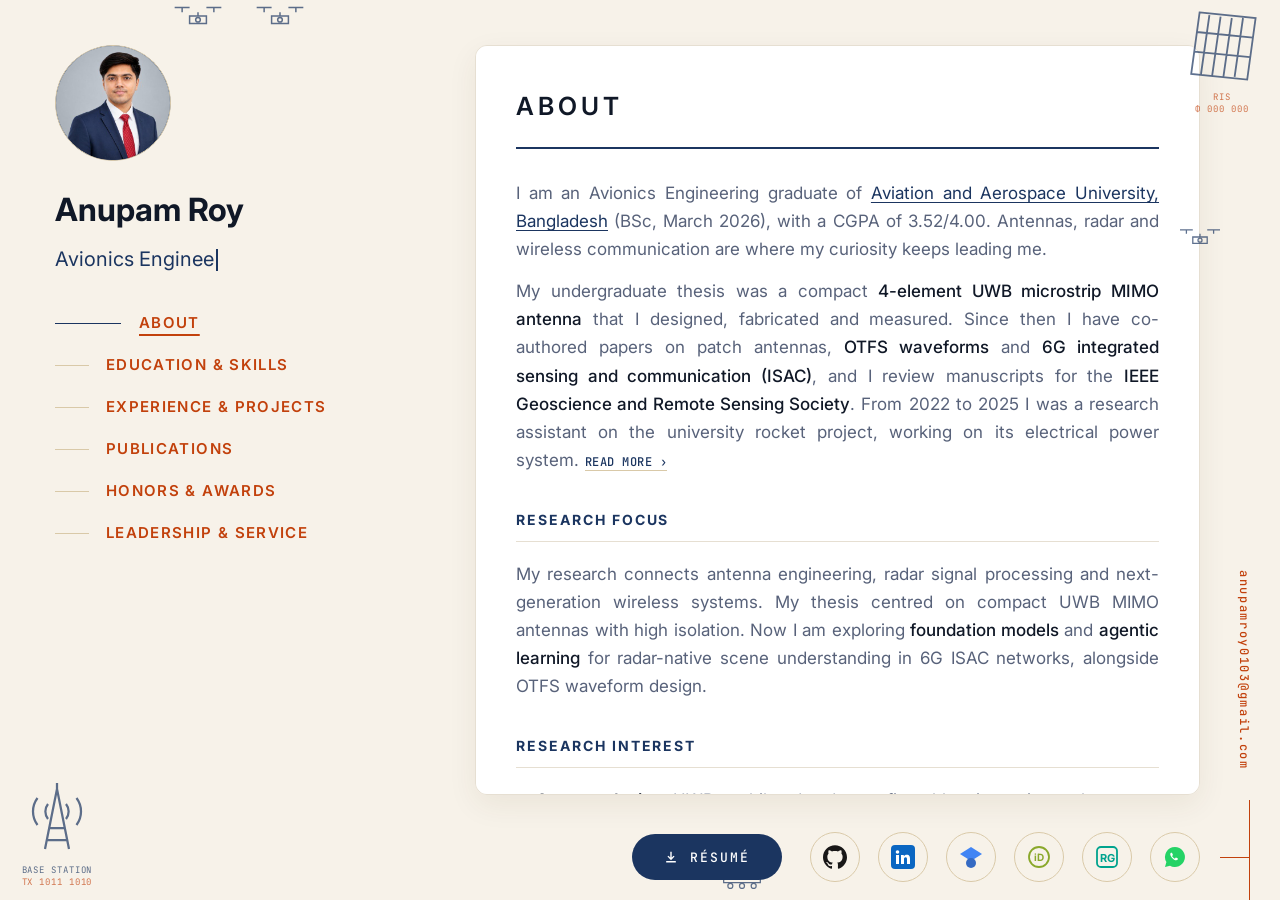
<file: index (1).html>
<!DOCTYPE html>
<html lang="en">
<head>
<meta charset="utf-8">
<meta name="viewport" content="width=device-width, initial-scale=1, viewport-fit=cover">
<title>Anupam Roy – Avionics Engineer & Researcher</title>
<meta name="description" content="Avionics Engineering graduate working on antennas, radar signal processing and 6G ISAC.">
<meta name="color-scheme" content="only light">
<meta name="theme-color" content="#f7f2e9">
<link rel="preconnect" href="https://fonts.googleapis.com">
<link rel="preconnect" href="https://fonts.gstatic.com" crossorigin>
<link href="https://fonts.googleapis.com/css2?family=Inter:wght@400;500;600;700&family=JetBrains+Mono:wght@400;500&display=swap" rel="stylesheet">
<style>
:root{
  --bg:#f7f2e9;--card:#ffffff;--ink:#101827;--muted:#58627a;--navy:#1b3560;--nav:#c2410c;--teal:#2a5a54;--line:#e6dfd2;--tan:#d9c9a8;--btn:#1b3560;--btn-ink:#fff;
  --sans:"Inter",system-ui,-apple-system,"Segoe UI",Arial,sans-serif;
  --mono:"JetBrains Mono",ui-monospace,Menlo,Consolas,monospace;
  box-sizing:border-box;padding-top:env(safe-area-inset-top,0px);padding-bottom:env(safe-area-inset-bottom,0px)
}
:root{color-scheme:only light}
html{background:#f7f2e9}
*,*::before,*::after{box-sizing:inherit}
html{scroll-padding-top:calc(env(safe-area-inset-top,0px) + 12px)}
body{margin:0;background:var(--bg);color:var(--ink);font:17px/1.65 var(--sans);min-height:100vh;overflow-x:hidden}
a{color:var(--navy);text-underline-offset:3px}
a:focus-visible,button:focus-visible{outline:2px solid var(--nav);outline-offset:3px}
.shell{max-width:1760px;margin:0 auto;padding:45px 80px 0 55px;display:grid;grid-template-columns:380px 1fr;gap:40px}
.side{position:sticky;top:45px;align-self:start}
.photo{position:relative;width:116px;height:116px;border-radius:50%;overflow:hidden;border:1px solid var(--tan);background:var(--navy);color:var(--btn-ink);display:grid;place-items:center;font-size:38px;font-weight:600;margin-bottom:30px}
.photo img{position:absolute;inset:0;width:100%;height:100%;object-fit:cover}
.name{font-size:32px;line-height:1.2;font-weight:700;margin:0 0 14px;color:var(--ink)}
.role{font-size:20px;color:var(--navy);min-height:32px;margin:0 0 34px}
.role i{display:inline-block;width:2px;height:1.1em;background:var(--navy);vertical-align:text-bottom;margin-left:2px;animation:bl 1s steps(1) infinite}
@keyframes bl{50%{opacity:0}}
.menu{display:flex;flex-direction:column;gap:16px}
.menu a{display:flex;align-items:center;gap:17px;text-decoration:none;color:var(--nav);font-weight:600;letter-spacing:.09em;text-transform:uppercase;font-size:15px;line-height:26px}
.menu a::before{content:"";width:34px;height:1px;background:var(--tan);flex:none;transition:width .25s}
.menu a.on{text-decoration:underline;text-decoration-thickness:2px;text-underline-offset:6px;gap:18px}
.menu a.on::before{width:66px;background:var(--navy)}
.card{background:var(--card);border:1px solid var(--line);border-radius:12px;box-shadow:0 10px 30px rgba(70,50,20,.07);padding:40px 40px 30px;height:calc(100vh - 150px);min-height:420px;overflow:auto;scrollbar-width:thin;scrollbar-color:var(--tan) transparent}
.js .pg{display:none}.js .pg.on{display:block}
h1{font-size:25px;letter-spacing:.16em;text-transform:uppercase;margin:0 0 30px;padding-bottom:20px;border-bottom:2px solid var(--navy);color:var(--ink);font-weight:600}
h2{font-size:14px;letter-spacing:.14em;text-transform:uppercase;margin:34px 0 18px;padding-bottom:10px;border-bottom:1px solid var(--line);color:var(--navy);font-weight:700}
#p-education h2{color:var(--teal)}
p{margin:0 0 14px;color:var(--muted);max-width:72ch}
#p-about p{max-width:none;text-align:justify}
b{color:var(--ink);font-weight:500}
ul{padding-left:20px;margin:0 0 14px;color:var(--muted)}li{margin-bottom:8px}li::marker{color:var(--navy)}
#p-about li{text-align:left}#p-about li b{font-weight:600}
.more{font:500 12px var(--mono);letter-spacing:.04em;text-transform:uppercase;color:var(--navy);background:none;border:0;border-bottom:1px solid var(--tan);padding:0;margin-left:6px;cursor:pointer}
#extra{display:none}#extra.on{display:block}
.row{display:grid;grid-template-columns:180px 1fr;gap:28px;padding:20px 0;border-bottom:1px solid var(--line)}
.row:last-child{border-bottom:0}
.when{font-family:var(--mono);font-size:13px;color:var(--teal);font-weight:500;text-transform:uppercase;padding-top:4px}
.row h3{font-size:19px;margin:0 0 4px;font-weight:500;color:var(--ink)}
.row .sub{color:var(--navy);margin:0 0 6px}
.row .mono{font-family:var(--mono);font-size:13px;color:var(--muted);margin:0 0 8px}
.row p:last-child,.row ul:last-child{margin-bottom:0}
.sk{display:grid;grid-template-columns:230px 1fr;gap:28px;padding:16px 0;border-bottom:1px solid var(--line)}
.sk:last-child{border-bottom:0}
.sk dt{font-weight:600;color:var(--ink)}
.sk dd{margin:0;text-align:right;color:var(--muted)}
.sk dd b{font-weight:600}
.pub{padding:16px 0;border-bottom:1px solid var(--line)}
.pub:last-child{border-bottom:0}
.pub h3{font-size:17px;line-height:1.4;margin:0 0 6px;font-weight:500;color:var(--ink)}
.pub p{margin:0;font-size:14px}
.tag{display:inline-block;font-family:var(--mono);font-size:12px;padding:1px 9px;border:1px solid var(--line);border-radius:999px;margin-right:6px;color:var(--teal)}
.dock{position:fixed;right:80px;bottom:0;padding:18px 0;display:flex;align-items:center;gap:18px}
.dock .cv{display:inline-flex;align-items:center;gap:12px;font:500 13px var(--mono);letter-spacing:.16em;text-transform:uppercase;text-decoration:none;padding:0 32px;height:46px;border-radius:999px;background:var(--btn);color:var(--btn-ink);margin-right:10px}
.dock .ic{width:50px;height:50px;border-radius:50%;border:1px solid var(--tan);background:var(--bg);display:grid;place-items:center;text-decoration:none}
.dock .ic svg{width:24px;height:24px}
.rail{position:fixed;right:30px;bottom:0;height:100px;border-left:1px solid var(--nav);pointer-events:none}
.rail::before{content:"";position:absolute;top:calc(100% - 43px);right:0;width:30px;border-top:1px solid var(--nav)}
.deco{position:fixed;color:var(--navy);opacity:.7;pointer-events:none;font:9px var(--mono);text-align:center;letter-spacing:.1em}
.deco small{display:block;color:var(--nav);font-size:9px}
.vmail{position:fixed;right:28px;bottom:130px;writing-mode:vertical-rl;font:500 12px var(--mono);letter-spacing:.14em;color:var(--nav)}
@media (max-width:1100px){.deco,.vmail,.rail{display:none}}
@media (max-width:1000px){
  .shell{grid-template-columns:1fr;gap:26px;padding:24px 16px 120px}
  .side{position:static}
  .menu{flex-direction:row;flex-wrap:wrap;gap:8px 20px}.menu a::before{display:none}.menu a{font-size:13px}
  .card{height:auto;overflow:visible;padding:28px 22px}
  .row,.sk{grid-template-columns:1fr;gap:4px}.sk dd{text-align:left}
  h1{font-size:22px}
  .dock{left:0;right:0;justify-content:center;flex-wrap:wrap;gap:8px;padding:12px 12px calc(12px + env(safe-area-inset-bottom,0px));background:linear-gradient(transparent,var(--bg) 35%)}
  .dock .cv{margin-right:6px}
}
@media (prefers-reduced-motion:reduce){.role i{animation:none}}
</style>
</head>
<body>
<svg class="deco" style="left:170px;top:2px;width:56px" viewBox="0 0 60 30" fill="none" stroke="currentColor" stroke-width="1.6" aria-hidden="true"><path d="M5 6h16M39 6h16M13 6v5M47 6v5M21 15h18v8H21zM30 15v-4"/><circle cx="30" cy="19" r="2.5"/></svg>
<svg class="deco" style="left:252px;top:2px;width:56px" viewBox="0 0 60 30" fill="none" stroke="currentColor" stroke-width="1.6" aria-hidden="true"><path d="M5 6h16M39 6h16M13 6v5M47 6v5M21 15h18v8H21zM30 15v-4"/><circle cx="30" cy="19" r="2.5"/></svg>
<svg class="deco" style="right:56px;top:225px;width:48px" viewBox="0 0 60 30" fill="none" stroke="currentColor" stroke-width="1.6" aria-hidden="true"><path d="M5 6h16M39 6h16M13 6v5M47 6v5M21 15h18v8H21zM30 15v-4"/><circle cx="30" cy="19" r="2.5"/></svg>
<div class="deco" style="right:16px;top:4px;width:84px" aria-hidden="true"><svg viewBox="0 0 60 60" fill="none" stroke="currentColor" stroke-width="1.3"><path d="M14 6l40 4-6 44-40-4zM21 8l-6 42M29 9l-6 42M37 10l-6 42M45 10l-6 42M12 20l40 4M10 34l40 4"/></svg><small>RIS</small><small id="phi">Φ 000 000</small></div>
<div class="deco" style="left:12px;bottom:12px;width:90px" aria-hidden="true"><svg viewBox="0 0 60 60" fill="none" stroke="currentColor" stroke-width="1.5"><path d="M30 8v4M22 52l8-40 8 40M25 38h10M23 46h14M24 22a8 8 0 0 0 0 10M36 22a8 8 0 0 1 0 10M17 18a15 15 0 0 0 0 18M43 18a15 15 0 0 1 0 18"/></svg>BASE STATION<small id="tx">TX 1011 1010</small></div>
<div class="deco" style="left:56%;bottom:8px;width:50px" aria-hidden="true"><svg viewBox="0 0 60 40" fill="none" stroke="currentColor" stroke-width="1.5"><path d="M14 8h22v10H14zM25 18v6M8 24h44v8H8z"/><circle cx="16" cy="36" r="3"/><circle cx="30" cy="36" r="3"/><circle cx="44" cy="36" r="3"/></svg></div>
<div class="vmail" aria-hidden="true">anupamroy0103@gmail.com</div>
<div class="rail" aria-hidden="true"></div>

<div class="shell">
<aside class="side">
  <div class="photo">AR<img src="[data-uri]" alt="Anupam Roy" style="object-position:50% 25%"></div>
  <div class="name">Anupam Roy</div>
  <p class="role"><span id="typed"></span><i></i></p>
  <nav class="menu" aria-label="Sections">
    <a href="#about" class="on">About</a>
    <a href="#education">Education &amp; Skills</a>
    <a href="#experience">Experience &amp; Projects</a>
    <a href="#publications">Publications</a>
    <a href="#awards">Honors &amp; Awards</a>
    <a href="#leadership">Leadership &amp; Service</a>
  </nav>
</aside>

<main class="card" id="card">

<section class="pg on" id="p-about">
  <h1>About</h1>
  <p>I am an Avionics Engineering graduate of <a href="https://aaub.edu.bd">Aviation and Aerospace University, Bangladesh</a> (BSc, March 2026), with a CGPA of 3.52/4.00. Antennas, radar and wireless communication are where my curiosity keeps leading me.</p>
  <p>My undergraduate thesis was a compact <b>4-element UWB microstrip MIMO antenna</b> that I designed, fabricated and measured. Since then I have co-authored papers on patch antennas, <b>OTFS waveforms</b> and <b>6G integrated sensing and communication (ISAC)</b>, and I review manuscripts for the <b>IEEE Geoscience and Remote Sensing Society</b>. From 2022 to 2025 I was a research assistant on the university rocket project, working on its electrical power system.<button class="more" id="more" type="button" aria-expanded="false">Read more ›</button></p>
  <div id="extra">
    <p>Outside research I tutored SSC and HSC students in mathematics and science from 2019 to 2025, and I served as Outreach Secretary of the AAUB Drone Club. I have also trained with the Bangladesh Air Force on aircraft maintenance and visited the radar unit of the Civil Aviation Authority of Bangladesh.</p>
  </div>
  <h2>Research focus</h2>
  <p>My research connects antenna engineering, radar signal processing and next-generation wireless systems. My thesis centred on compact UWB MIMO antennas with high isolation. Now I am exploring <b>foundation models</b> and <b>agentic learning</b> for radar-native scene understanding in 6G ISAC networks, alongside OTFS waveform design.</p>
  <h2>Research interest</h2>
  <ul>
    <li><b>Antenna design:</b> UWB, multiband and reconfigurable microstrip patch antennas, MIMO isolation, defected ground structures.</li>
    <li><b>Radar signal processing:</b> Pulse-radar simulation and parameter analysis in MATLAB/Simulink.</li>
    <li><b>6G ISAC:</b> Foundation models and agentic learning for radar-native scene understanding.</li>
    <li><b>Wireless waveforms:</b> OTFS design and implementation, adaptive filtering.</li>
  </ul>
</section>

<section class="pg" id="p-education">
  <h1>Education &amp; Skills</h1>
  <div class="row">
    <div class="when">Graduated<br>March 2026</div>
    <div><h3>BSc in Avionics Engineering</h3>
    <p class="sub">Aviation and Aerospace University, Bangladesh (AAUB)</p>
    <p class="mono">CGPA 3.52 / 4.00</p>
    <p>Thesis: UWB microstrip patch antenna and MIMO. <a href="#">Certificate of Medium of Instruction (English)</a></p></div>
  </div>
  <h2>Skills</h2>
  <dl style="margin:0">
    <div class="sk"><dt>Programming</dt><dd><b>Python</b> (Intermediate), <b>C</b>, <b>C++</b> (Intermediate)</dd></div>
    <div class="sk"><dt>RF, Simulation &amp; Modeling</dt><dd><b>CST Studio Suite</b> (Intermediate), <b>MATLAB</b> and <b>Simulink</b> (Intermediate), <b>PSpice</b> (Proficient)</dd></div>
    <div class="sk"><dt>Embedded Systems &amp; IoT</dt><dd><b>Arduino IDE</b>, <b>Raspberry Pi</b> (Intermediate)</dd></div>
    <div class="sk"><dt>Technical Tools</dt><dd><b>LaTeX</b>, Microsoft Office, Google Workspace, Canva (all Proficient)</dd></div>
    <div class="sk"><dt>Languages</dt><dd>Bangla (Native), English (Proficient), Hindi (Conversational)</dd></div>
  </dl>
</section>

<section class="pg" id="p-experience">
  <h1>Experience &amp; Projects</h1>
  <h2>Research</h2>
  <div class="row">
    <div class="when">Jan 2025 – Dec 2025</div>
    <div><h3>Undergraduate Thesis: UWB Microstrip Patch Antenna and MIMO</h3>
    <ul>
      <li><b>Method:</b> Designed and fabricated a compact 4-element UWB MIMO antenna covering 3.1–10.25 GHz, using spike-shaped radiators and defected ground structures to improve isolation and reduce mutual coupling.</li>
      <li><b>Results:</b> 24 dB isolation, ECC of 4.5 × 10⁻³, maximum gain of 1.85 dBi and 68% radiation efficiency. Measured minimum S11 was −55.73 dB.</li>
    </ul><p><a href="#">Thesis book</a></p></div>
  </div>
  <div class="row">
    <div class="when">Jan 2022 – Dec 2025</div>
    <div><h3>Research Assistant, Rocket Project</h3><p class="sub">Aviation and Aerospace University, Bangladesh</p>
    <p>Worked on the design and testing of the Electrical Power System (EPS) for rocket systems: power management, system analysis, software integration and prototype testing.</p></div>
  </div>
  <h2>Projects</h2>
  <div class="row">
    <div class="when">May – Jun 2026</div>
    <div><h3>Monostatic Pulse Radar in MATLAB/Simulink</h3>
    <p>Simulation and parameter analysis of a monostatic pulse radar. <a href="#">Details with code</a></p></div>
  </div>
  <div class="row">
    <div class="when">Jul – Dec 2024</div>
    <div><h3>Real-Time Sensor Monitoring with IoT and Blynk</h3>
    <p>Built an environmental monitoring system on a Raspberry Pi with an SHT20 temperature and humidity sensor, monitored remotely through the Blynk server.</p></div>
  </div>
  <h2>Professional experience</h2>
  <div class="row">
    <div class="when">Nov 25, 2025</div>
    <div><h3>Radar Unit Visit</h3><p class="sub">Civil Aviation Authority of Bangladesh (CAAB)</p>
    <p>Gained practical exposure to radar surveillance systems and ATC operational monitoring that support flight safety and regulatory compliance.</p></div>
  </div>
  <div class="row">
    <div class="when">Jun – Jul 2024</div>
    <div><h3>Industrial Trainee</h3><p class="sub">Bangladesh Air Force, MROU 208 &amp; MROU 216</p>
    <p>Hands-on exposure to aircraft maintenance, inspection and repair. Assisted with avionics troubleshooting and component servicing, and learned maintenance documentation and safety procedures.</p></div>
  </div>
  <div class="row">
    <div class="when">2019 – 2025</div>
    <div><h3>Teaching Assistant</h3>
    <p>Tutored SSC and HSC students in mathematics and science, including algebra, calculus and physics. <a href="#">Certificate</a></p></div>
  </div>
</section>

<section class="pg" id="p-publications">
  <h1>Publications</h1>
  <div class="pub"><h3>Closed-Loop Sensor-Informed Agentic Foundation Learning for Adaptive Radar-Native Scene Understanding in High-Mobility 6G ISAC Networks</h3><p><span class="tag">Under review</span>ICECE 2026 · First author · <a href="#">Paper</a></p></div>
  <div class="pub"><h3>Radar-Native Foundation Model for Semantic Understanding of Synthetic Aperture Radar Imagery in 6G ISAC</h3><p><span class="tag">Under review</span>ICECE 2026 · First author · <a href="#">Paper</a></p></div>
  <div class="pub"><h3>Reconfigurable Dual-Ring Patch Antenna with Varactor-Diode Based Frequency Tuning</h3><p><span class="tag">Presented</span>IEEE EICT (7th) · First author and presenter · <a href="#">Paper</a></p></div>
  <div class="pub"><h3>Adaptive Filtering Techniques for Signal Enhancement in Modern Communication Systems</h3><p><span class="tag">Accepted</span>11th IEEE Asia-Pacific Conference on Computer Science and Data Engineering 2026 · Co-author · <a href="#">Paper</a></p></div>
  <div class="pub"><h3>Design and Implementation of OTFS-Based Waveforms for Next Generation Wireless Communication Using MATLAB</h3><p><span class="tag">Accepted</span>IEEE OMLET 2026 · First author · <a href="#">GitHub</a> · <a href="#">Paper</a></p></div>
  <div class="pub"><h3>Optimized Multiband Microstrip Patch Antenna with Circular DGS for Enhanced 6 GHz Performance</h3><p><span class="tag">Presented</span>IEEE ICCCNT 2025 (16th) · Co-author and presenter · Publication in process · <a href="#">Paper</a></p></div>
</section>

<section class="pg" id="p-awards">
  <h1>Honors &amp; Awards</h1>
  <div class="row"><div class="when">2025</div><div><h3>AAUB Special Scholarship</h3><p>Awarded for a GPA of 3.85 in the 7th semester.</p></div></div>
  <div class="row"><div class="when">2023</div><div><h3>AAUB Merit Scholarship</h3><p>Awarded for a GPA of 3.64 in the 2nd semester.</p></div></div>
  <div class="row"><div class="when">2022</div><div><h3>Admission Test Merit Position: 42nd</h3><p>AAUB. Received a BDT 10,000 merit scholarship.</p></div></div>
  <div class="row"><div class="when">2022</div><div><h3>Rocketry Innovation Challenge</h3><p>Top 10 entries for a research idea in the national competition organized by a2i (Aspire to Innovate), ICT Division of Bangladesh.</p></div></div>
  <p><a href="#">Certificates</a></p>
</section>

<section class="pg" id="p-leadership">
  <h1>Leadership &amp; Service</h1>
  <div class="row"><div class="when">2026 – present</div><div><h3>Manuscript Reviewer</h3><p class="sub">IEEE Geoscience and Remote Sensing Society (GRSS)</p><p><a href="#">Certificate</a></p></div></div>
  <div class="row"><div class="when">2022 – 2025</div><div><h3>Outreach Secretary, AAUB Drone Club</h3><p>Led campus-wide outreach and supported event planning, budgeting, sponsorship coordination and team management. <a href="#">Certificate</a></p></div></div>
  <h2>Contact</h2>
  <p>Email: <a href="mailto:anupamroy0103@gmail.com">anupamroy0103@gmail.com</a><br>Khulna, Bangladesh</p>
</section>

</main>
</div>

<div class="dock">
  <a class="cv" href="#" id="cv"><svg width="14" height="14" viewBox="0 0 16 16" fill="none" stroke="currentColor" stroke-width="1.6" aria-hidden="true"><path d="M8 2v8M4.5 7 8 10.5 11.5 7M2.5 13.5h11"/></svg>Résumé</a>
  <a class="ic" href="#" aria-label="GitHub" title="GitHub" ><svg viewBox="0 0 24 24" aria-hidden="true"><path fill="#181717" d="M12 .297c-6.63 0-12 5.373-12 12 0 5.303 3.438 9.8 8.205 11.385.6.113.82-.258.82-.577 0-.285-.01-1.04-.015-2.04-3.338.724-4.042-1.61-4.042-1.61C4.422 18.07 3.633 17.7 3.633 17.7c-1.087-.744.084-.729.084-.729 1.205.084 1.838 1.236 1.838 1.236 1.07 1.835 2.809 1.305 3.495.998.108-.776.417-1.305.76-1.605-2.665-.3-5.466-1.332-5.466-5.93 0-1.31.465-2.38 1.235-3.22-.135-.303-.54-1.523.105-3.176 0 0 1.005-.322 3.3 1.23.96-.267 1.98-.399 3-.405 1.02.006 2.04.138 3 .405 2.28-1.552 3.285-1.23 3.285-1.23.645 1.653.24 2.873.12 3.176.765.84 1.23 1.91 1.23 3.22 0 4.61-2.805 5.625-5.475 5.92.42.36.81 1.096.81 2.22 0 1.606-.015 2.896-.015 3.286 0 .315.21.69.825.57C20.565 22.092 24 17.592 24 12.297c0-6.627-5.373-12-12-12"/></svg></a>
  <a class="ic" href="https://www.linkedin.com/in/anupam-roy-6b63493a9" target="_blank" rel="noopener" aria-label="LinkedIn" title="LinkedIn" ><svg viewBox="0 0 24 24" aria-hidden="true"><rect width="24" height="24" rx="4" fill="#0a66c2"/><circle cx="6.5" cy="7" r="1.8" fill="#fff"/><path fill="#fff" d="M5 10h3v9H5zM10 10h2.8v1.3c.5-.9 1.6-1.5 3-1.5 2.7 0 3.2 1.8 3.2 4V19h-3v-4.6c0-1.1 0-2.2-1.4-2.2s-1.6 1-1.6 2.1V19h-3z"/></svg></a>
  <a class="ic" href="#" aria-label="Google Scholar" title="Google Scholar" ><svg viewBox="0 0 24 24" aria-hidden="true"><path fill="#4285f4" d="M12 2 1 9l11 7 11-7z"/><circle cx="12" cy="18" r="5" fill="#356ac3"/></svg></a>
  <a class="ic" href="#" aria-label="ORCID" title="ORCID" ><svg viewBox="0 0 24 24" aria-hidden="true"><circle cx="12" cy="12" r="10" fill="none" stroke="#8aa82b" stroke-width="1.8"/><text x="12" y="16" text-anchor="middle" font-family="Inter,Arial,sans-serif" font-weight="700" font-size="10" fill="#8aa82b">iD</text></svg></a>
  <a class="ic" href="https://www.researchgate.net/profile/Anupam-Roy-22" target="_blank" rel="noopener" aria-label="ResearchGate" title="ResearchGate" ><svg viewBox="0 0 24 24" aria-hidden="true"><rect x="2" y="2" width="20" height="20" rx="4" fill="none" stroke="#00a38e" stroke-width="1.8"/><text x="12" y="16.5" text-anchor="middle" font-family="Inter,Arial,sans-serif" font-weight="700" font-size="11" fill="#00a38e">RG</text></svg></a>
  <a class="ic" href="https://wa.me/8801767114991" target="_blank" rel="noopener" aria-label="WhatsApp" title="WhatsApp"><svg viewBox="0 0 24 24" aria-hidden="true"><path fill="#25d366" d="M12 2a10 10 0 0 0-8.6 15.1L2 22l5-1.3A10 10 0 1 0 12 2z"/><path fill="#fff" d="M8.5 7.5c-.3 0-.7.2-1 .7-.5.9-.3 2.3 1.2 4.2 1.6 2 3.4 2.8 4.6 2.8.8 0 1.5-.5 1.7-1.2.1-.3 0-.5-.2-.6l-1.7-.8c-.2-.1-.4 0-.5.1l-.6.7c-.1.1-.3.1-.4.1-.8-.4-1.9-1.3-2.4-2.3 0-.1 0-.3.1-.4l.5-.6c.1-.1.1-.3.1-.4l-.7-1.6c-.1-.2-.3-.3-.5-.3z"/></svg></a>
</div>

<script>
(function(){
  var d=document.documentElement;d.classList.add("js");
  var pages=["about","education","experience","publications","awards","leadership"];
  var links=[].slice.call(document.querySelectorAll(".menu a"));
  function go(h){
    if(pages.indexOf(h)<0)h="about";
    pages.forEach(function(p){document.getElementById("p-"+p).classList.toggle("on",p===h)});
    links.forEach(function(a){a.classList.toggle("on",a.getAttribute("href")==="#"+h)});
    document.getElementById("card").scrollTop=0;
    window.scrollTo(0,0);
  }
  function show(){go((location.hash||"#about").slice(1))}
  links.forEach(function(a){
    a.addEventListener("click",function(e){
      e.preventDefault();
      var h=a.getAttribute("href").slice(1);go(h);
      try{history.replaceState(null,"","#"+h)}catch(x){}
    });
  });
  addEventListener("hashchange",show);show();
  document.addEventListener("click",function(e){var a=e.target.closest&&e.target.closest('a[href="#"]');if(a)e.preventDefault()});
  var more=document.getElementById("more"),ex=document.getElementById("extra");
  more.addEventListener("click",function(){
    var on=ex.classList.toggle("on");
    more.textContent=on?"Read less ‹":"Read more ›";more.setAttribute("aria-expanded",on);
  });
  var roles=["Avionics Engineer","Antenna & RF Researcher","Radar & ISAC Researcher"],el=document.getElementById("typed");
  if(matchMedia("(prefers-reduced-motion:reduce)").matches){el.textContent=roles[0];return}
  var r=0,i=0,del=false;
  (function tick(){
    var w=roles[r];i+=del?-1:1;el.textContent=w.slice(0,i);
    var t=del?35:70;
    if(!del&&i===w.length){del=true;t=1600}else if(del&&i===0){del=false;r=(r+1)%roles.length;t=300}
    setTimeout(tick,t);
  })();
  var ph=[0,90,180,270],pi=0,phi=document.getElementById("phi"),tx=document.getElementById("tx");
  function p3(n){return("00"+n).slice(-3)}
  function b4(){var s="";for(var k=0;k<4;k++)s+=Math.round(Math.random());return s}
  setInterval(function(){
    pi=(pi+1)%4;phi.textContent="Φ "+p3(ph[pi])+" "+p3(ph[(pi+2)%4]);
    tx.textContent="TX "+b4()+" "+b4();
  },1500);
})();
</script>
</body>
</html>
</file>
